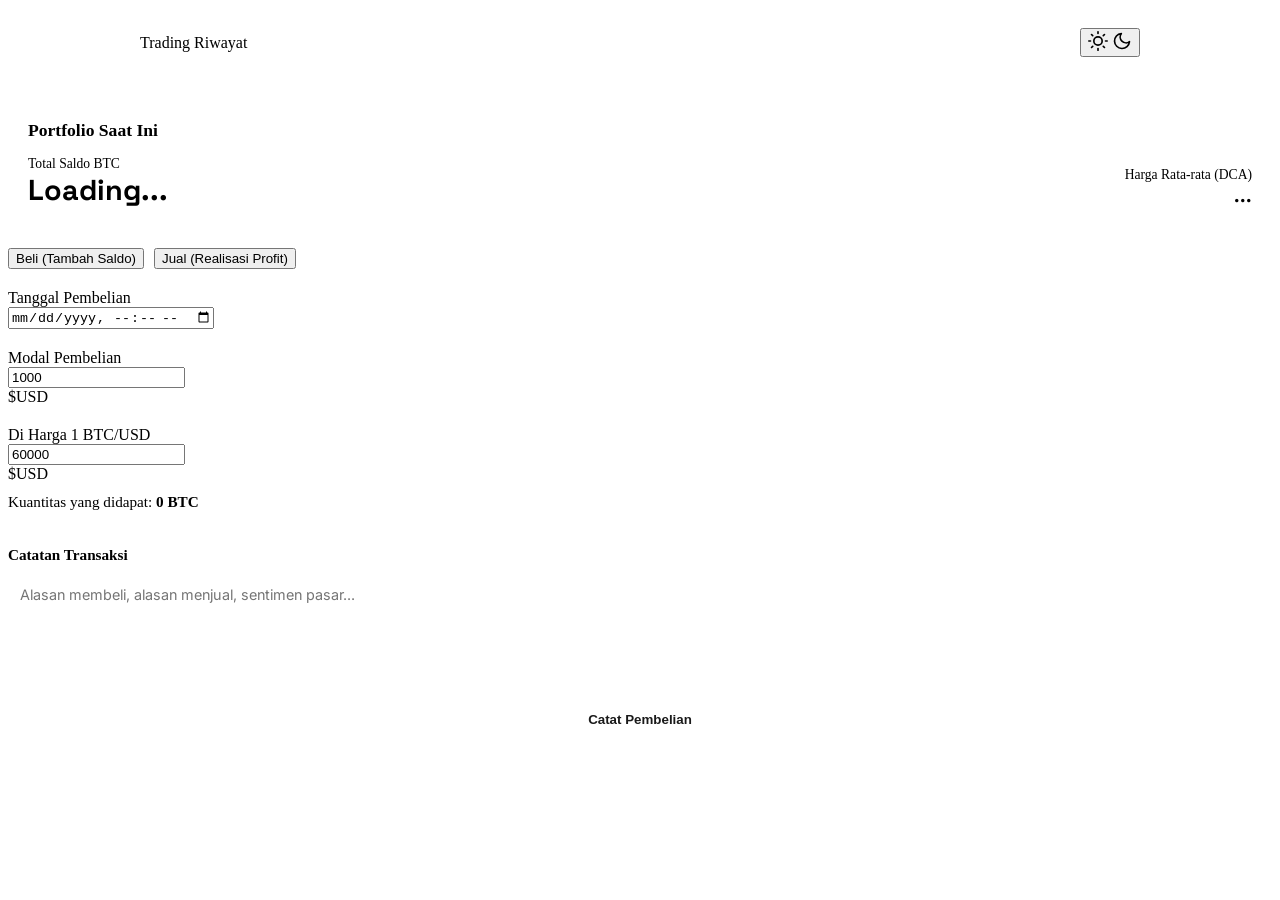
<file: TradingJournal_GAS/Index.html>
<!DOCTYPE html>
<html lang="id">
<head>
    <meta charset="UTF-8">
    <meta name="viewport" content="width=device-width, initial-scale=1.0">
    <title>Trading Journal - Portfolio</title>
    <!-- Font -->
    <link rel="preconnect" href="https://fonts.googleapis.com">
    <link rel="preconnect" href="https://fonts.gstatic.com" crossorigin>
    <link href="https://fonts.googleapis.com/css2?family=Inter:wght@400;500;600&family=Space+Grotesk:wght@500;700&display=swap" rel="stylesheet">
    
    <!-- Load CSS -->
    <?!= include('Style'); ?>
</head>
<body>
    <!-- Theme Toggle & Navigation -->
    <div class="header-controls" style="display: flex; justify-content: space-between; align-items: center; padding: 20px; max-width: 1000px; margin: 0 auto; width: 100%;">
        <div class="nav-links">
            <span class="nav-link active" onclick="switchTab('trade')" style="cursor:pointer;">Trading</span>
            <span class="nav-link" onclick="switchTab('history')" style="cursor:pointer;">Riwayat</span>
        </div>
        <button id="themeToggle" class="theme-btn" aria-label="Ganti Tema">
            <span class="icon-sun">
                <svg width="20" height="20" viewBox="0 0 24 24" fill="none" stroke="currentColor" stroke-width="2" stroke-linecap="round" stroke-linejoin="round"><circle cx="12" cy="12" r="5"></circle><line x1="12" y1="1" x2="12" y2="3"></line><line x1="12" y1="21" x2="12" y2="23"></line><line x1="4.22" y1="4.22" x2="5.64" y2="5.64"></line><line x1="18.36" y1="18.36" x2="19.78" y2="19.78"></line><line x1="1" y1="12" x2="3" y2="12"></line><line x1="21" y1="12" x2="23" y2="12"></line><line x1="4.22" y1="19.78" x2="5.64" y2="18.36"></line><line x1="18.36" y1="5.64" x2="19.78" y2="4.22"></line></svg>
            </span>
            <span class="icon-moon">
                <svg width="20" height="20" viewBox="0 0 24 24" fill="none" stroke="currentColor" stroke-width="2" stroke-linecap="round" stroke-linejoin="round"><path d="M21 12.79A9 9 0 1 1 11.21 3 7 7 0 0 0 21 12.79z"></path></svg>
            </span>
        </button>
    </div>

    <!-- VIEW 1: TRADING (Beli & Jual) -->
    <div id="tradeView" class="app-container">
        <!-- Seksi Kiri: Kalkulator & Form -->
        <main class="calculator-panel">
            
            <!-- PORTFOLIO SAAT INI -->
            <div class="trade-section" style="margin-bottom: 20px; background: var(--surface-glass); border: 1px solid var(--border-glass); padding: 20px; border-radius: 16px;">
                <h4 style="margin-bottom: 15px; color: var(--text-primary); font-size: 1.1rem;">Portfolio Saat Ini</h4>
                <div style="display: flex; justify-content: space-between; align-items: flex-end;">
                    <div>
                        <div style="font-size: 0.85rem; color: var(--text-secondary);">Total Saldo BTC</div>
                        <div id="portfolioBtc" style="font-size: 1.8rem; font-weight: 700; color: var(--text-primary); font-family: 'Space Grotesk', sans-serif;">Loading...</div>
                    </div>
                    <div style="text-align: right;">
                        <div style="font-size: 0.85rem; color: var(--text-secondary);">Harga Rata-rata (DCA)</div>
                        <div id="portfolioAvgPrice" style="font-size: 1.2rem; font-weight: 600; color: var(--text-primary); font-family: 'Space Grotesk', sans-serif;">...</div>
                    </div>
                </div>
            </div>

            <!-- TABS AKSI BELI / JUAL -->
            <div style="display: flex; gap: 10px; margin-bottom: 20px;">
                <button id="tabBeli" class="action-tab active" onclick="switchAction('beli')">Beli (Tambah Saldo)</button>
                <button id="tabJual" class="action-tab" onclick="switchAction('jual')">Jual (Realisasi Profit)</button>
            </div>

            <!-- FORM BELI -->
            <div id="formBeli" class="trade-section">
                <div class="amount-section" style="margin-bottom: 20px;">
                    <div class="section-label">Tanggal Pembelian</div>
                    <input type="datetime-local" id="buyDate" class="styled-input">
                </div>
                
                <div class="amount-section" style="margin-bottom: 20px;">
                    <div class="section-label">Modal Pembelian</div>
                    <div class="input-row">
                        <input type="number" id="buyUsdAmount" value="1000" min="0" step="any">
                        <div class="currency-selector"><div class="selected-display"><span class="currency-symbol">$</span><span class="currency-code">USD</span></div></div>
                    </div>
                </div>

                <div class="amount-section">
                    <div class="section-label">Di Harga 1 BTC/USD</div>
                    <div class="input-row">
                        <input type="number" id="buyPrice" value="60000" min="0" step="any">
                        <div class="currency-selector"><div class="selected-display"><span class="currency-symbol">$</span><span class="currency-code">USD</span></div></div>
                    </div>
                    <div style="margin-top: 10px; font-size: 0.95rem; color: var(--text-secondary);">
                        Kuantitas yang didapat: <span id="buyBtcAmount" style="font-weight: 600; color: var(--text-primary);">0 BTC</span>
                    </div>
                </div>
            </div>

            <!-- FORM JUAL -->
            <div id="formJual" class="trade-section" style="display: none;">
                <div class="amount-section" style="margin-bottom: 20px;">
                    <div class="section-label">Tanggal Penjualan</div>
                    <input type="datetime-local" id="sellDate" class="styled-input">
                </div>

                <div class="amount-section" style="margin-bottom: 25px;">
                    <div class="section-label" style="display: flex; justify-content: space-between; width: 100%;">
                        <span>Porsi Kuantitas yang Dijual</span>
                        <span id="sellPercentageText" style="color: var(--text-primary); font-weight: 600; font-size: 1.1rem;">100%</span>
                    </div>
                    <div class="slider-wrapper" style="margin-top: 25px; padding: 0 10px;">
                        <input type="range" id="sellPercentageSlider" min="0" max="100" value="100" step="1">
                        <div style="display: flex; justify-content: space-between; margin-top: 15px; font-size: 0.85rem; color: var(--text-secondary); font-weight: 500;">
                            <span>0%</span><span>25%</span><span>50%</span><span>75%</span><span>100%</span>
                        </div>
                    </div>
                    <div style="margin-top: 15px; font-size: 0.95rem; color: var(--text-secondary);">
                        Kuantitas akan dijual: <span id="sellBtcAmountDisplay" style="font-weight: 600; color: var(--text-primary);">0 BTC</span>
                    </div>
                </div>

                <div class="amount-section">
                    <div class="section-label">Di Harga 1 BTC/USD</div>
                    <div class="input-row">
                        <input type="number" id="sellPrice" value="66000" min="0" step="any">
                        <div class="currency-selector"><div class="selected-display"><span class="currency-symbol">$</span><span class="currency-code">USD</span></div></div>
                    </div>
                    <div style="margin-top: 10px; font-size: 0.95rem; color: var(--text-secondary);">
                        Hasil Penjualan: <span id="sellUsdAmountDisplay" style="font-weight: 600; color: var(--text-primary);">$0.00</span>
                    </div>
                </div>
            </div>
            
        </main>

        <!-- Seksi Kanan: Hasil Profit & Form Jurnal -->
        <aside class="chart-panel" style="display: flex; flex-direction: column; justify-content: flex-start; gap: 20px;">
            
            <!-- PANEL PROFIT (Hanya muncul saat Jual) -->
            <div id="pnlPanel" style="display: none;">
                <div class="chart-header">
                    <h3>Estimasi Profit Penjualan</h3>
                </div>
                <div class="result-summary">
                    <div class="summary-item">
                        <span class="summary-label">Keuntungan / Kerugian</span>
                        <div id="pnlAmount" class="result-display text-green">+$0.00</div>
                    </div>
                    <div class="summary-item" style="margin-top: 20px;">
                        <span class="summary-label">Persentase</span>
                        <div id="pnlPercentage" class="result-display text-green">+0.00%</div>
                    </div>
                </div>
                <div style="margin-top: 15px; font-size: 0.85rem; color: var(--text-secondary);">
                    *Dihitung berdasarkan Harga Beli Rata-rata Portfolio.
                </div>
            </div>

            <!-- Tambahan Form Jurnal -->
            <div class="journal-section" style="margin-top: 15px;">
                <h4 style="margin-bottom: 10px; color: var(--text-secondary); font-size: 0.95rem;">Catatan Transaksi</h4>
                <textarea id="tradeNotes" placeholder="Alasan membeli, alasan menjual, sentimen pasar..." style="width: 100%; height: 80px; padding: 12px; border-radius: 12px; border: 1px solid var(--border-glass); background: var(--surface-glass); color: var(--text-primary); font-family: 'Inter', sans-serif; resize: vertical; outline: none; margin-bottom: 15px; font-size: 0.9rem;"></textarea>
                
                <button id="saveJournalBtn" style="width: 100%; background: var(--accent-yellow); border: none; border-radius: 12px; padding: 15px; font-weight: 600; color: #1a1a1a; cursor: pointer; transition: opacity 0.2s;">
                    Catat Pembelian
                </button>
                <div id="saveStatus" style="margin-top: 10px; font-size: 0.85rem; text-align: center; font-weight: 500;"></div>
            </div>
        </aside>
    </div>

    <!-- VIEW 2: HISTORY / RIWAYAT -->
    <div id="historyView" class="app-container" style="display: none; max-width: 1000px; width: 100%;">
        <div class="trade-section" style="width: 100%; overflow-x: auto; padding: 25px;">
            <div style="display: flex; justify-content: space-between; align-items: center; margin-bottom: 20px;">
                <h3 style="color: var(--text-primary); font-size: 1.3rem;">Buku Jurnal (Ledger)</h3>
                <button onclick="fetchPortfolio()" style="padding: 8px 15px; border-radius: 8px; border: 1px solid var(--border-glass); background: var(--surface-glass); color: var(--text-primary); cursor: pointer;">Segarkan Data</button>
            </div>
            
            <table class="history-table">
                <thead>
                    <tr>
                        <th>Waktu</th>
                        <th>Tipe</th>
                        <th>Harga BTC/USD</th>
                        <th>Kuantitas</th>
                        <th>Nilai USD</th>
                        <th>PnL</th>
                        <th>Catatan</th>
                    </tr>
                </thead>
                <tbody id="historyTableBody">
                    <tr><td colspan="7" style="text-align: center; padding: 30px;">Memuat data riwayat dari database...</td></tr>
                </tbody>
            </table>
        </div>
    </div>

    <!-- Load JS -->
    <?!= include('Script'); ?>
</body>
</html>
</file>
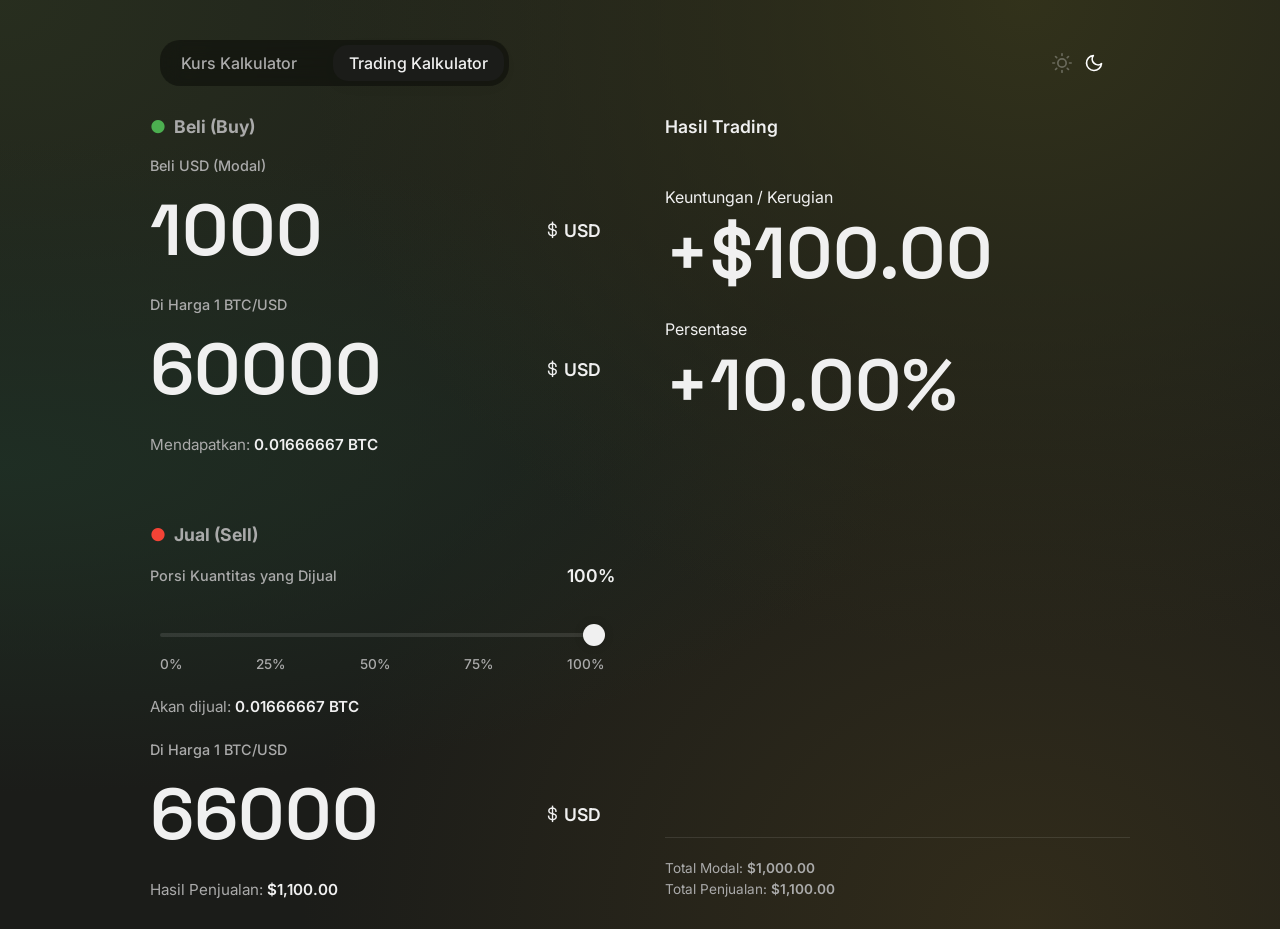
<file: trading.html>
<!DOCTYPE html>
<html lang="id">
<head>
    <meta charset="UTF-8">
    <meta name="viewport" content="width=device-width, initial-scale=1.0">
    <title>Trading Kalkulator</title>
    <!-- Font -->
    <link rel="preconnect" href="https://fonts.googleapis.com">
    <link rel="preconnect" href="https://fonts.gstatic.com" crossorigin>
    <link href="https://fonts.googleapis.com/css2?family=Inter:wght@400;500;600&family=Space+Grotesk:wght@500;700&display=swap" rel="stylesheet">
    
    <link rel="stylesheet" href="style.css">
</head>
<body>
    <!-- Theme Toggle & Navigation -->
    <div class="header-controls" style="display: flex; justify-content: space-between; align-items: center; padding: 20px; max-width: 1000px; margin: 0 auto; width: 100%;">
        <div class="nav-links">
            <a href="index.html" class="nav-link">Kurs Kalkulator</a>
            <a href="trading.html" class="nav-link active">Trading Kalkulator</a>
        </div>
        <button id="themeToggle" class="theme-btn" aria-label="Ganti Tema">
            <span class="icon-sun">
                <svg width="20" height="20" viewBox="0 0 24 24" fill="none" stroke="currentColor" stroke-width="2" stroke-linecap="round" stroke-linejoin="round"><circle cx="12" cy="12" r="5"></circle><line x1="12" y1="1" x2="12" y2="3"></line><line x1="12" y1="21" x2="12" y2="23"></line><line x1="4.22" y1="4.22" x2="5.64" y2="5.64"></line><line x1="18.36" y1="18.36" x2="19.78" y2="19.78"></line><line x1="1" y1="12" x2="3" y2="12"></line><line x1="21" y1="12" x2="23" y2="12"></line><line x1="4.22" y1="19.78" x2="5.64" y2="18.36"></line><line x1="18.36" y1="5.64" x2="19.78" y2="4.22"></line></svg>
            </span>
            <span class="icon-moon">
                <svg width="20" height="20" viewBox="0 0 24 24" fill="none" stroke="currentColor" stroke-width="2" stroke-linecap="round" stroke-linejoin="round"><path d="M21 12.79A9 9 0 1 1 11.21 3 7 7 0 0 0 21 12.79z"></path></svg>
            </span>
        </button>
    </div>

    <div class="app-container">
        <!-- Seksi Kiri: Kalkulator -->
        <main class="calculator-panel">
            
            <!-- SECTION BELI -->
            <div class="trade-section" style="margin-bottom: 40px;">
                <h4 style="margin-bottom: 20px; color: var(--text-secondary); font-size: 1.1rem; display: flex; align-items: center; gap: 8px;">
                    <span style="color: #4caf50;">●</span> Beli (Buy)
                </h4>
                
                <div class="amount-section" style="margin-bottom: 20px;">
                    <div class="section-label">Beli USD (Modal)</div>
                    <div class="input-row">
                        <input type="number" id="buyUsdAmount" value="1000" min="0" step="any">
                        <div class="currency-selector">
                            <div class="selected-display"><span class="currency-symbol">$</span><span class="currency-code">USD</span></div>
                        </div>
                    </div>
                </div>

                <div class="amount-section">
                    <div class="section-label">Di Harga 1 BTC/USD</div>
                    <div class="input-row">
                        <input type="number" id="buyPrice" value="60000" min="0" step="any">
                        <div class="currency-selector">
                            <div class="selected-display"><span class="currency-symbol">$</span><span class="currency-code">USD</span></div>
                        </div>
                    </div>
                    <div style="margin-top: 10px; font-size: 0.95rem; color: var(--text-secondary);">
                        Mendapatkan: <span id="buyBtcAmount" style="font-weight: 600; color: var(--text-primary);">0 BTC</span>
                    </div>
                </div>
            </div>

            <!-- SECTION JUAL -->
            <div class="trade-section">
                <h4 style="margin-bottom: 20px; color: var(--text-secondary); font-size: 1.1rem; display: flex; align-items: center; gap: 8px;">
                    <span style="color: #f44336;">●</span> Jual (Sell)
                </h4>
                
                <div class="amount-section" style="margin-bottom: 25px;">
                    <div class="section-label" style="display: flex; justify-content: space-between; width: 100%;">
                        <span>Porsi Kuantitas yang Dijual</span>
                        <span id="sellPercentageText" style="color: var(--text-primary); font-weight: 600; font-size: 1.1rem;">100%</span>
                    </div>
                    <div class="slider-wrapper" style="margin-top: 25px; padding: 0 10px;">
                        <input type="range" id="sellPercentageSlider" min="0" max="100" value="100" step="1">
                        <div style="display: flex; justify-content: space-between; margin-top: 15px; font-size: 0.85rem; color: var(--text-secondary); font-weight: 500;">
                            <span>0%</span>
                            <span>25%</span>
                            <span>50%</span>
                            <span>75%</span>
                            <span>100%</span>
                        </div>
                    </div>
                    <div style="margin-top: 15px; font-size: 0.95rem; color: var(--text-secondary);">
                        Akan dijual: <span id="sellBtcAmountDisplay" style="font-weight: 600; color: var(--text-primary);">0 BTC</span>
                    </div>
                </div>

                <div class="amount-section">
                    <div class="section-label">Di Harga 1 BTC/USD</div>
                    <div class="input-row">
                        <input type="number" id="sellPrice" value="66000" min="0" step="any">
                        <div class="currency-selector">
                            <div class="selected-display"><span class="currency-symbol">$</span><span class="currency-code">USD</span></div>
                        </div>
                    </div>
                    <div style="margin-top: 10px; font-size: 0.95rem; color: var(--text-secondary);">
                        Hasil Penjualan: <span id="sellUsdAmountDisplay" style="font-weight: 600; color: var(--text-primary);">$0.00</span>
                    </div>
                </div>
            </div>
            
        </main>

        <!-- Seksi Kanan: Hasil Profit -->
        <aside class="chart-panel" style="display: flex; flex-direction: column; justify-content: center; gap: 30px;">
            <div class="chart-header">
                <h3>Hasil Trading</h3>
            </div>
            <div class="result-summary">
                <div class="summary-item">
                    <span class="summary-label">Keuntungan / Kerugian</span>
                    <div id="pnlAmount" class="result-display text-green">+$5,000.00</div>
                </div>
                <div class="summary-item" style="margin-top: 20px;">
                    <span class="summary-label">Persentase</span>
                    <div id="pnlPercentage" class="result-display text-green">+8.33%</div>
                </div>
            </div>
            <div class="info-footer" style="margin-top: auto; padding-top: 20px; border-top: 1px solid var(--border-glass);">
                <p class="rate-info">Total Modal: <span id="totalInvestment" style="font-weight: 600;">$60,000.00</span></p>
                <p class="rate-info">Total Penjualan: <span id="totalReturn" style="font-weight: 600;">$65,000.00</span></p>
            </div>
        </aside>

    </div>

    <script src="trading.js"></script>
</body>
</html>
</file>
<file: style.css>
/* style.css - Tema Cerah & Minimalis ala Referensi Baru */

:root {
    /* Palet Warna Terang (Default) */
    --bg-base: #f4f6eb;
    --bg-gradient: 
        radial-gradient(at 80% 0%, hsla(60, 45%, 85%, 1) 0px, transparent 50%),
        radial-gradient(at 0% 50%, hsla(140, 30%, 85%, 1) 0px, transparent 50%),
        radial-gradient(at 80% 100%, hsla(45, 50%, 85%, 1) 0px, transparent 50%),
        radial-gradient(at 0% 0%, hsla(85, 40%, 90%, 1) 0px, transparent 50%);
    
    --surface-glass: rgba(255, 255, 255, 0.4);
    --surface-glass-strong: rgba(255, 255, 255, 0.6);
    --border-glass: rgba(255, 255, 255, 0.5);
    
    --text-primary: #1a1a1a;
    --text-secondary: #666666;
    
    --accent-yellow: linear-gradient(90deg, #fceb69 0%, #d8e555 100%);
    --btn-grey: rgba(0, 0, 0, 0.05);
    
    /* Ukuran Font */
    --fs-display: clamp(3rem, 8vw, 4.5rem);
    --fs-body: 1.1rem;
    --fs-small: 0.9rem;
}

[data-theme="dark"] {
    /* Palet Warna Gelap (Fallback) */
    --bg-base: #1b1c19;
    --bg-gradient: 
        radial-gradient(at 80% 0%, hsla(60, 30%, 15%, 1) 0px, transparent 50%),
        radial-gradient(at 0% 50%, hsla(140, 20%, 15%, 1) 0px, transparent 50%),
        radial-gradient(at 80% 100%, hsla(45, 30%, 15%, 1) 0px, transparent 50%),
        radial-gradient(at 0% 0%, hsla(85, 20%, 15%, 1) 0px, transparent 50%);
    --surface-glass: rgba(0, 0, 0, 0.4);
    --surface-glass-strong: rgba(0, 0, 0, 0.6);
    --border-glass: rgba(255, 255, 255, 0.1);
    
    --text-primary: #f0f0f0;
    --text-secondary: #aaaaaa;
    
    --accent-yellow: linear-gradient(90deg, #d8cc54 0%, #b8c442 100%);
    --btn-grey: rgba(255, 255, 255, 0.1);
}

* {
    box-sizing: border-box;
    margin: 0;
    padding: 0;
}

body {
    font-family: 'Inter', sans-serif;
    background-color: var(--bg-base);
    background-image: var(--bg-gradient);
    color: var(--text-primary);
    min-height: 100vh;
    display: flex;
    flex-direction: column;
    align-items: center;
    justify-content: center;
    padding: 20px;
    transition: background-color 0.3s ease, background-image 0.3s ease, color 0.3s ease;
}

/* Header & Toggle */
.header-controls {
    width: 100%;
    max-width: 1000px; /* Lebih lebar untuk 2 kolom */
    display: flex;
    justify-content: flex-end;
    margin-bottom: 20px;
}

.theme-btn {
    background: transparent;
    border: none;
    padding: 8px 16px;
    cursor: pointer;
    display: flex;
    gap: 12px;
    color: var(--text-primary);
    transition: all 0.2s;
}

.theme-btn:hover {
    opacity: 0.8;
}

.theme-btn span {
    display: flex;
    align-items: center;
}

.theme-btn .icon-moon { opacity: 0.3; }
.theme-btn .icon-sun { opacity: 1; color: #f5a623; } /* warna kuning matahari */

[data-theme="dark"] .theme-btn .icon-sun { opacity: 0.3; color: var(--text-primary); }
[data-theme="dark"] .theme-btn .icon-moon { opacity: 1; color: #ffffff; } /* warna putih untuk bulan */

/* Theme Toggle & Nav */
.header-controls {
    /* Style akan diatur secara inline di HTML */
}

.nav-links {
    display: flex;
    gap: 20px;
    background: var(--surface-glass);
    padding: 5px;
    border-radius: 20px;
    backdrop-filter: blur(10px);
}

.nav-link {
    text-decoration: none;
    color: var(--text-secondary);
    font-weight: 500;
    padding: 8px 16px;
    border-radius: 15px;
    transition: all 0.3s ease;
}

.nav-link:hover {
    color: var(--text-primary);
}

.nav-link.active {
    background: var(--bg-base);
    color: var(--text-primary);
    box-shadow: 0 4px 15px rgba(0,0,0,0.05);
}

/* Container Utama */
.app-container {
    display: flex;
    flex-direction: column;
    width: 100%;
    max-width: 1000px;
    gap: 30px;
}

/* Di Desktop, bagi jadi 2 kolom */
@media (min-width: 800px) {
    .app-container {
        flex-direction: row;
        align-items: stretch;
    }
    .calculator-panel {
        flex: 1;
    }
    .chart-panel {
        flex: 1;
    }
}

/* Panel Kalkulator (Kiri) */
.calculator-panel {
    background: transparent;
    display: flex;
    flex-direction: column;
    gap: 30px;
    padding: 10px;
    min-width: 0;
}

/* Seksi Input/Output */
.amount-section {
    display: flex;
    flex-direction: column;
    gap: 10px;
}

.section-label {
    font-size: var(--fs-small);
    color: var(--text-secondary);
    display: flex;
    align-items: center;
    gap: 6px;
    font-weight: 500;
}

.arrow-icon {
    font-size: 1.2rem;
    font-weight: bold;
}

.input-row {
    display: flex;
    align-items: center;
    justify-content: space-between;
    gap: 16px;
}

/* Angka Besar */
input[type="number"], .result-display {
    font-family: 'Space Grotesk', sans-serif;
    font-size: var(--fs-display);
    font-weight: 600;
    color: var(--text-primary);
    background: transparent;
    border: none;
    outline: none;
    width: 100%;
    text-align: left;
    /* Hilangkan panah spinner bawaan browser */
    -moz-appearance: textfield;
}
input[type="number"]::-webkit-outer-spin-button,
input[type="number"]::-webkit-inner-spin-button {
    -webkit-appearance: none;
    margin: 0;
}

.result-display {
    overflow-wrap: break-word;
}

/* Dropdown Kustom dengan trik overlay */
.currency-selector {
    position: relative;
    display: inline-block;
    flex-shrink: 0;
}

.selected-display {
    display: flex;
    align-items: center;
    gap: 6px;
    font-size: var(--fs-body);
    font-weight: 600;
    color: var(--text-primary);
    padding: 10px 14px;
    border-radius: 999px;
    background: transparent;
    transition: background 0.2s;
}

.currency-selector:hover .selected-display {
    background: var(--btn-grey);
}

.currency-symbol {
    font-family: 'Space Grotesk', sans-serif;
    font-weight: 400;
}

.hidden-select {
    position: absolute;
    top: 0;
    left: 0;
    width: 100%;
    height: 100%;
    opacity: 0; /* Sembunyikan tapi tetap bisa diklik */
    cursor: pointer;
}

/* Kontrol Swap & Settings */
.controls-section {
    display: flex;
    gap: 16px;
    align-items: center;
}

.swap-btn {
    flex: 1; /* Ambil sisa ruang */
    background: var(--accent-yellow);
    border: none;
    border-radius: 999px;
    height: 64px;
    display: flex;
    align-items: center;
    justify-content: center;
    color: #1a1a1a;
    cursor: pointer;
    box-shadow: 0 4px 15px rgba(216, 229, 85, 0.3);
    transition: transform 0.2s;
}

.swap-btn:active {
    transform: scale(0.98);
}



/* Footer info */
.info-footer {
    margin-top: 10px;
    text-align: left;
    font-size: 0.85rem;
    color: var(--text-secondary);
    line-height: 1.5;
}

/* Panel Grafik (Kanan) */
.chart-panel {
    background: transparent;
    display: flex;
    flex-direction: column;
    padding: 10px;
}

/* Custom Range Slider */
input[type=range] {
    -webkit-appearance: none;
    width: 100%;
    background: transparent;
}

input[type=range]::-webkit-slider-thumb {
    -webkit-appearance: none;
    height: 22px;
    width: 22px;
    border-radius: 50%;
    background: var(--text-primary);
    cursor: pointer;
    margin-top: -9px;
    box-shadow: 0 0 10px rgba(0,0,0,0.2);
    transition: transform 0.2s ease;
}

input[type=range]::-webkit-slider-thumb:hover {
    transform: scale(1.15);
}

input[type=range]::-webkit-slider-runnable-track {
    width: 100%;
    height: 4px;
    cursor: pointer;
    background: var(--border-glass);
    border-radius: 2px;
}

input[type=range]:focus {
    outline: none;
}

.chart-header h3 {
    font-size: var(--fs-body);
    font-weight: 600;
    color: var(--text-primary);
    margin-bottom: 20px;
}

.chart-container {
    flex: 1;
    width: 100%;
    min-height: 250px;
    position: relative;
}

/* Animasi */
.fade-update {
    animation: fadeUpdate 0.5s ease;
}

@keyframes fadeUpdate {
    0% { opacity: 0; transform: translateY(5px); }
    100% { opacity: 1; transform: translateY(0); }
}
</file>
